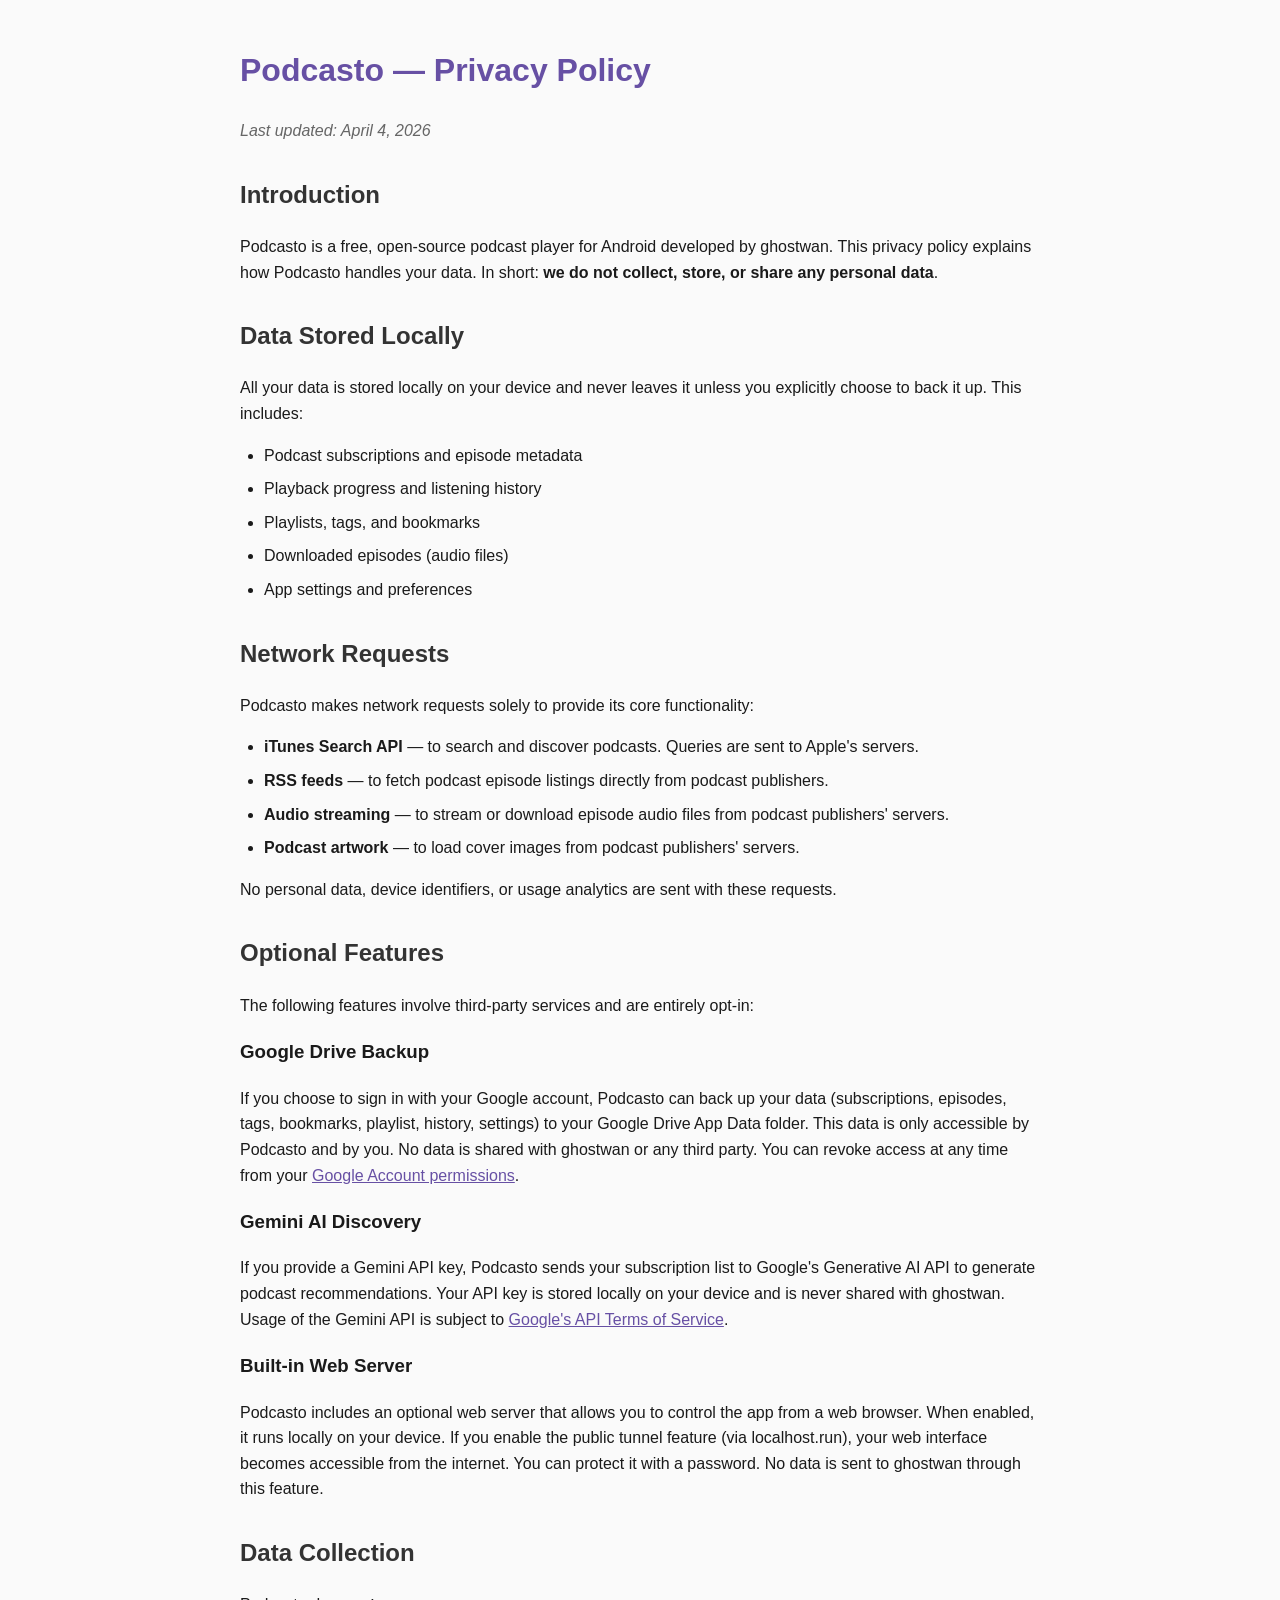
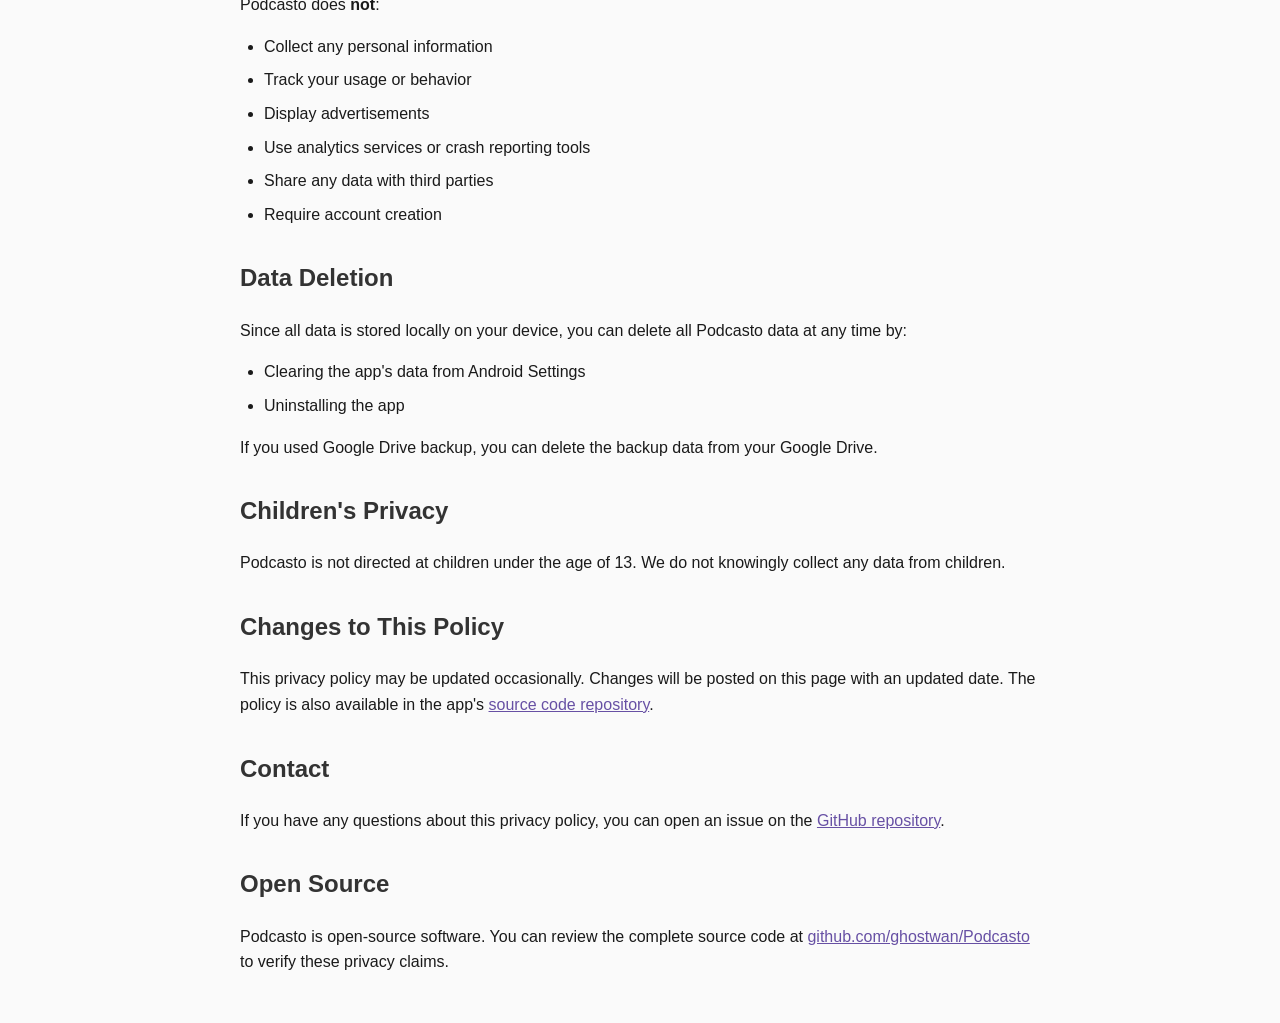
<file: docs/privacy-policy.html>
<!DOCTYPE html>
<html lang="en">
<head>
    <meta charset="UTF-8">
    <meta name="viewport" content="width=device-width, initial-scale=1.0">
    <title>Podcasto — Privacy Policy</title>
    <style>
        body {
            font-family: -apple-system, BlinkMacSystemFont, 'Segoe UI', Roboto, sans-serif;
            max-width: 800px;
            margin: 0 auto;
            padding: 24px;
            line-height: 1.6;
            color: #1a1a1a;
            background: #fafafa;
        }
        h1 { color: #6750A4; }
        h2 { color: #333; margin-top: 32px; }
        .last-updated { color: #666; font-style: italic; margin-bottom: 32px; }
        a { color: #6750A4; }
        ul { padding-left: 24px; }
        li { margin-bottom: 8px; }
        .section { margin-bottom: 24px; }
    </style>
</head>
<body>
    <h1>Podcasto — Privacy Policy</h1>
    <p class="last-updated">Last updated: April 4, 2026</p>

    <div class="section">
        <h2>Introduction</h2>
        <p>Podcasto is a free, open-source podcast player for Android developed by ghostwan. This privacy policy explains how Podcasto handles your data. In short: <strong>we do not collect, store, or share any personal data</strong>.</p>
    </div>

    <div class="section">
        <h2>Data Stored Locally</h2>
        <p>All your data is stored locally on your device and never leaves it unless you explicitly choose to back it up. This includes:</p>
        <ul>
            <li>Podcast subscriptions and episode metadata</li>
            <li>Playback progress and listening history</li>
            <li>Playlists, tags, and bookmarks</li>
            <li>Downloaded episodes (audio files)</li>
            <li>App settings and preferences</li>
        </ul>
    </div>

    <div class="section">
        <h2>Network Requests</h2>
        <p>Podcasto makes network requests solely to provide its core functionality:</p>
        <ul>
            <li><strong>iTunes Search API</strong> — to search and discover podcasts. Queries are sent to Apple's servers.</li>
            <li><strong>RSS feeds</strong> — to fetch podcast episode listings directly from podcast publishers.</li>
            <li><strong>Audio streaming</strong> — to stream or download episode audio files from podcast publishers' servers.</li>
            <li><strong>Podcast artwork</strong> — to load cover images from podcast publishers' servers.</li>
        </ul>
        <p>No personal data, device identifiers, or usage analytics are sent with these requests.</p>
    </div>

    <div class="section">
        <h2>Optional Features</h2>
        <p>The following features involve third-party services and are entirely opt-in:</p>

        <h3>Google Drive Backup</h3>
        <p>If you choose to sign in with your Google account, Podcasto can back up your data (subscriptions, episodes, tags, bookmarks, playlist, history, settings) to your Google Drive App Data folder. This data is only accessible by Podcasto and by you. No data is shared with ghostwan or any third party. You can revoke access at any time from your <a href="https://myaccount.google.com/permissions">Google Account permissions</a>.</p>

        <h3>Gemini AI Discovery</h3>
        <p>If you provide a Gemini API key, Podcasto sends your subscription list to Google's Generative AI API to generate podcast recommendations. Your API key is stored locally on your device and is never shared with ghostwan. Usage of the Gemini API is subject to <a href="https://ai.google.dev/terms">Google's API Terms of Service</a>.</p>

        <h3>Built-in Web Server</h3>
        <p>Podcasto includes an optional web server that allows you to control the app from a web browser. When enabled, it runs locally on your device. If you enable the public tunnel feature (via localhost.run), your web interface becomes accessible from the internet. You can protect it with a password. No data is sent to ghostwan through this feature.</p>
    </div>

    <div class="section">
        <h2>Data Collection</h2>
        <p>Podcasto does <strong>not</strong>:</p>
        <ul>
            <li>Collect any personal information</li>
            <li>Track your usage or behavior</li>
            <li>Display advertisements</li>
            <li>Use analytics services or crash reporting tools</li>
            <li>Share any data with third parties</li>
            <li>Require account creation</li>
        </ul>
    </div>

    <div class="section">
        <h2>Data Deletion</h2>
        <p>Since all data is stored locally on your device, you can delete all Podcasto data at any time by:</p>
        <ul>
            <li>Clearing the app's data from Android Settings</li>
            <li>Uninstalling the app</li>
        </ul>
        <p>If you used Google Drive backup, you can delete the backup data from your Google Drive.</p>
    </div>

    <div class="section">
        <h2>Children's Privacy</h2>
        <p>Podcasto is not directed at children under the age of 13. We do not knowingly collect any data from children.</p>
    </div>

    <div class="section">
        <h2>Changes to This Policy</h2>
        <p>This privacy policy may be updated occasionally. Changes will be posted on this page with an updated date. The policy is also available in the app's <a href="https://github.com/ghostwan/Podcasto">source code repository</a>.</p>
    </div>

    <div class="section">
        <h2>Contact</h2>
        <p>If you have any questions about this privacy policy, you can open an issue on the <a href="https://github.com/ghostwan/Podcasto/issues">GitHub repository</a>.</p>
    </div>

    <div class="section">
        <h2>Open Source</h2>
        <p>Podcasto is open-source software. You can review the complete source code at <a href="https://github.com/ghostwan/Podcasto">github.com/ghostwan/Podcasto</a> to verify these privacy claims.</p>
    </div>
</body>
</html>
</file>
